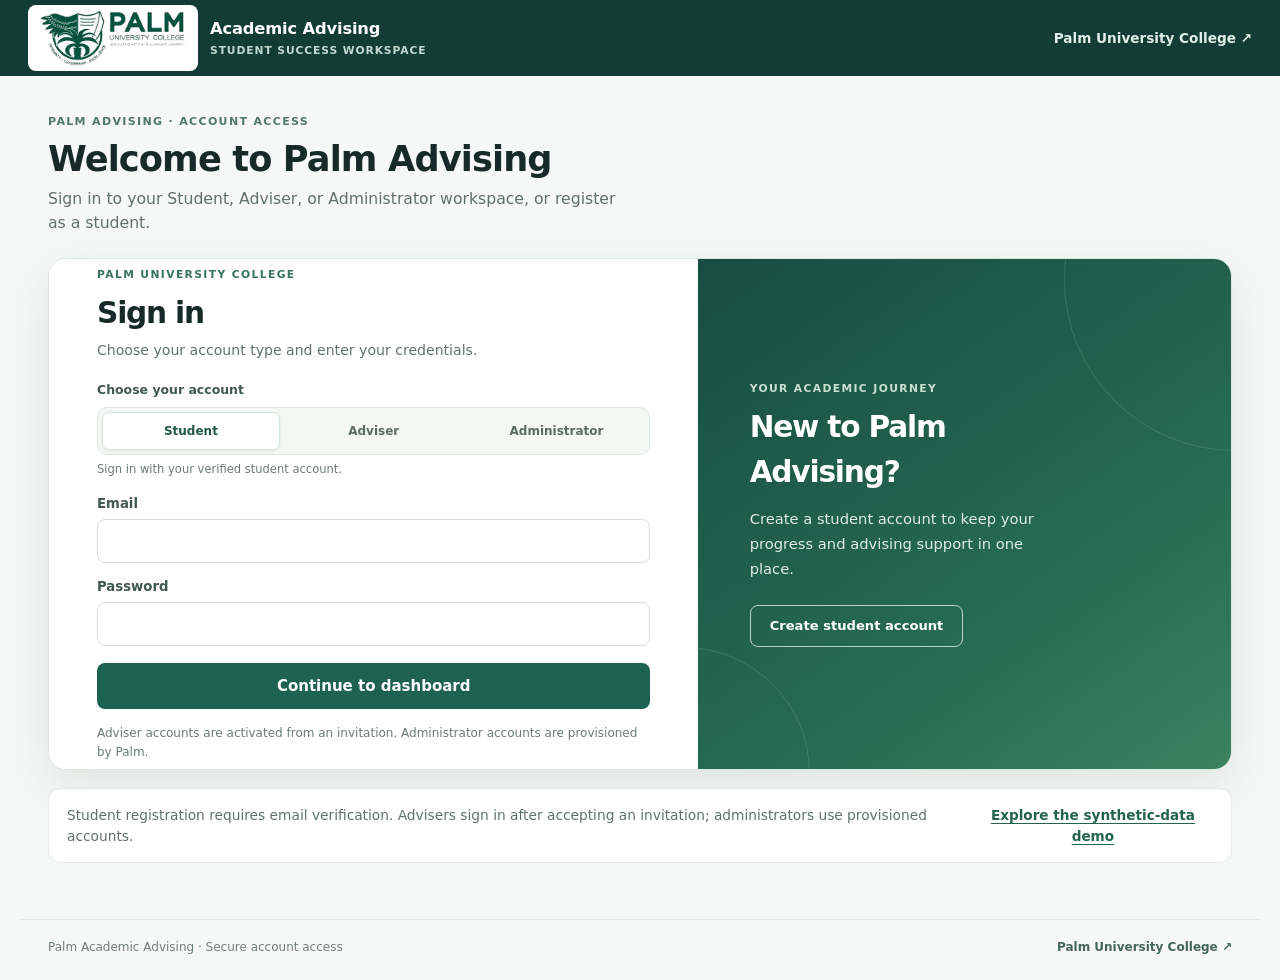
<file: files/index.html>
<!doctype html>
<html lang="en">
  <head>
    <meta charset="UTF-8">
    <meta name="viewport" content="width=device-width, initial-scale=1">
    <meta name="theme-color" content="#123c35">
    <meta
      name="description"
      content="Palm University College academic advising workspace for student progress, appointments, and follow-up."
    >
    <title>Academic Advising | Palm University College</title>
    <link rel="stylesheet" href="css/style.css">
  </head>
  <body>
    <a class="skip-link" href="#main-content">Skip to content</a>
    <header class="top">
      <div class="top-inner">
        <a class="brand" href="#dashboard" aria-label="Palm Academic Advising home">
          <img
            class="logo"
            src="assets/palm-university-college-logo.png"
            alt="Palm University College"
          >
          <span class="brand-copy">
            <strong>Academic Advising</strong>
            <small>STUDENT SUCCESS WORKSPACE</small>
          </span>
        </a>
        <div class="header-meta">
          <span class="environment-tag"><span aria-hidden="true"></span>Demo workspace · synthetic data</span>
          <button type="button" class="header-action" id="auth-toggle">Sign in</button>
          <span class="account-chip" id="account-chip" hidden></span>
          <button type="button" class="header-action" id="logout-button" hidden>Sign out</button>
          <a class="institution-link" href="https://palm.edu.gh/" target="_blank" rel="noopener noreferrer">
            Palm University College <span aria-hidden="true">↗</span>
          </a>
        </div>
      </div>
      <nav id="nav" aria-label="Main navigation">
        <button type="button" data-view="dashboard" data-roles="adviser" data-icon="grid" class="active" aria-current="page">Overview</button>
        <button type="button" data-view="progress" data-roles="student admin adviser" data-icon="chart">Student progress</button>
        <button type="button" data-view="register" data-roles="admin" data-icon="userplus">People &amp; advising</button>
        <button type="button" data-view="sessions" data-roles="student admin adviser" data-icon="calendar">Sessions</button>
        <button type="button" data-view="reports" data-roles="admin adviser" data-icon="report">Reports</button>
      </nav>
    </header>

    <div id="toast" role="status" aria-live="polite"></div>

    <main id="main-content">
      <section id="auth-view" class="view active" aria-labelledby="auth-title">
        <div class="page-heading">
          <div>
            <p class="eyebrow">PALM ADVISING · ACCOUNT ACCESS</p>
            <h1 id="auth-title">Welcome to Palm Advising</h1>
            <p class="page-intro">Sign in to your Student, Adviser, or Administrator workspace, or register as a student.</p>
          </div>
        </div>
        <div class="auth-card" id="auth-card">
          <div class="auth-form-stage">
            <form id="login-form" class="auth-form auth-login" aria-labelledby="login-title">
              <div class="auth-form-heading">
                <span class="auth-kicker">PALM UNIVERSITY COLLEGE</span>
                <h2 id="login-title" tabindex="-1">Sign in</h2>
                <p>Choose your account type and enter your credentials.</p>
              </div>
              <div class="login-role-section">
                <span class="login-role-label" id="login-role-label">Choose your account</span>
                <div class="login-role-options" role="group" aria-labelledby="login-role-label">
                  <button type="button" class="login-role-option selected" data-login-role="STUDENT" aria-pressed="true">Student</button>
                  <button type="button" class="login-role-option" data-login-role="ADVISER" aria-pressed="false">Adviser</button>
                  <button type="button" class="login-role-option" data-login-role="ADMIN" aria-pressed="false">Administrator</button>
                </div>
                <p class="login-role-hint" id="login-role-hint" aria-live="polite">Sign in with your verified student account.</p>
                <section class="local-admin-credentials" id="local-admin-credentials" aria-label="Local administrator credentials" hidden>
                  <span class="auth-kicker">LOCAL MACHINE ONLY</span>
                  <p class="local-admin-note">Development administrator credentials. Keep them private; the local backend must be running to sign in.</p>
                  <dl>
                    <dt>Email</dt>
                    <dd id="local-admin-email"></dd>
                    <dt>Password</dt>
                    <dd id="local-admin-password"></dd>
                  </dl>
                  <p class="local-admin-status" id="local-admin-status" role="status"></p>
                </section>
              </div>
              <label>Email <input name="email" type="email" required autocomplete="username"></label>
              <label>Password <input name="password" type="password" required autocomplete="current-password"></label>
              <button class="primary" type="submit">Continue to dashboard</button>
              <p class="auth-helper">Adviser accounts are activated from an invitation. Administrator accounts are provisioned by Palm.</p>
            </form>
            <form id="student-registration-form" class="auth-form auth-register" aria-labelledby="student-signup-title" inert aria-hidden="true">
              <div class="auth-form-heading">
                <span class="auth-kicker">STUDENT ACCOUNT</span>
                <h2 id="student-signup-title" tabindex="-1">Create your account</h2>
                <p>Register with your official university details.</p>
              </div>
              <div class="auth-fields">
                <label>Full name <input name="fullName" required maxlength="160" autocomplete="name"></label>
                <label>Student number <input name="studentNumber" required maxlength="64" autocomplete="off"></label>
                <label>Student email <input name="email" type="email" required maxlength="320" autocomplete="email"></label>
                <label>Programme <input name="programme" required maxlength="160"></label>
                <label>Level <input name="level" type="number" min="100" max="1000" step="100" required placeholder="e.g. 200"></label>
                <label>Password <input name="password" type="password" required minlength="12" autocomplete="new-password" aria-describedby="student-password-hint"></label>
              </div>
              <small id="student-password-hint" class="form-hint">Use at least 12 characters. Passwords must not exceed 72 UTF-8 bytes.</small>
              <button class="primary" type="submit">Create student account</button>
              <p class="auth-helper">You’ll need to verify your email before signing in.</p>
            </form>
          </div>
          <aside class="auth-promo" aria-live="polite">
            <div class="auth-promo-copy auth-promo-register">
              <span class="auth-kicker">YOUR ACADEMIC JOURNEY</span>
              <h2>New to Palm Advising?</h2>
              <p>Create a student account to keep your progress and advising support in one place.</p>
              <button type="button" class="auth-switch" id="switch-to-register" aria-controls="student-registration-form">Create student account</button>
            </div>
            <div class="auth-promo-copy auth-promo-login">
              <span class="auth-kicker">WELCOME BACK</span>
              <h2>Already have an account?</h2>
              <p>Sign in with your university email to pick up where you left off.</p>
              <button type="button" class="auth-switch" id="switch-to-login" aria-controls="login-form">Back to sign in</button>
            </div>
          </aside>
        </div>
        <div class="auth-footer">
          <p>Student registration requires email verification. Advisers sign in after accepting an invitation; administrators use provisioned accounts.</p>
          <button type="button" class="text-button" id="demo-toggle">Explore the synthetic-data demo</button>
        </div>
      </section>

      <section id="account-dashboard" class="view" aria-labelledby="account-title" hidden>
        <div class="page-heading">
          <div>
            <p class="eyebrow" id="account-role-label">ACCOUNT DASHBOARD</p>
            <h1 id="account-title">Welcome, <span id="account-name"></span></h1>
            <p class="page-intro" id="account-intro"></p>
          </div>
          <span class="term-pill" id="account-role-pill"></span>
        </div>
        <div class="grid">
          <section class="card c-teal" aria-labelledby="profile-title">
            <h2 id="profile-title">Your account</h2>
            <dl class="profile-details" id="profile-details"></dl>
          </section>
          <form id="invite-form" class="card c-violet" hidden>
            <h2>Invite an adviser</h2>
            <p class="form-hint">The adviser will receive a one-time link to set up their password.</p>
            <label>Full name <input name="fullName" required maxlength="160" autocomplete="name"></label>
            <label>Work email <input name="email" type="email" required maxlength="320" autocomplete="email"></label>
            <label>Department <input name="department" required maxlength="160"></label>
            <button class="primary" type="submit">Send adviser invitation</button>
          </form>
        </div>
        <p class="account-notice" id="account-notice"></p>
      </section>

      <div id="demo-workspace" hidden>
      <section class="workspace-switcher" aria-label="Choose a role workspace">
        <div class="workspace-heading">
          <div>
            <p class="eyebrow">ROLE WORKSPACES</p>
            <h2>Choose your workspace</h2>
          </div>
          <span class="demo-notice">Demo navigation only · sign-in and role permissions require a connected backend</span>
        </div>
        <div class="workspace-options">
          <button type="button" class="workspace-option" data-role="student" aria-pressed="false">
            <span class="workspace-icon student-icon" data-icon="cap" aria-hidden="true"></span>
            <span><strong>Student</strong><small>My progress and sessions</small></span>
            <span class="workspace-arrow" aria-hidden="true">→</span>
          </button>
          <button type="button" class="workspace-option" data-role="admin" aria-pressed="false">
            <span class="workspace-icon admin-icon" data-icon="settings" aria-hidden="true"></span>
            <span><strong>Administrator</strong><small>People, assignments, reports</small></span>
            <span class="workspace-arrow" aria-hidden="true">→</span>
          </button>
          <button type="button" class="workspace-option selected" data-role="adviser" aria-pressed="true">
            <span class="workspace-icon adviser-icon" data-icon="group" aria-hidden="true"></span>
            <span><strong>Adviser</strong><small>Advisees and follow-ups</small></span>
            <span class="workspace-arrow" aria-hidden="true">→</span>
          </button>
        </div>
      </section>

      <section id="dashboard" class="view active" aria-labelledby="dashboard-title">
        <div class="page-heading">
          <div>
            <p class="eyebrow">ACADEMIC ADVISING</p>
            <h1 id="dashboard-title">A clearer view of student progress</h1>
            <p class="page-intro">Find an advisee, review the next steps, and keep every conversation moving forward.</p>
          </div>
          <span class="term-pill"><span class="term-dot" aria-hidden="true"></span>2026/27 academic year</span>
        </div>

        <div class="dashboard-layout">
          <div class="dashboard-primary">
            <form id="dash-form" class="search-panel">
              <div class="search-copy">
                <span class="search-icon" data-icon="search" aria-hidden="true"></span>
                <div>
                  <h2>Find an advising dashboard</h2>
                  <p>Enter your advisor ID to load assigned students.</p>
                </div>
              </div>
              <div class="search-controls">
                <label class="sr-only" for="advisor-search">Advisor ID</label>
                <input id="advisor-search" name="id" required autocomplete="off" placeholder="e.g. A001">
                <button class="primary" type="submit">View advisees <span aria-hidden="true">→</span></button>
              </div>
            </form>
            <div id="dash-out" aria-live="polite">
              <div class="empty-state" data-icon="grid">
                <p>Enter an advisor ID to see assigned students, with those needing attention first.</p>
              </div>
            </div>
          </div>

          <aside class="dashboard-aside" aria-label="University information">
            <section class="info-card calendar-card" aria-labelledby="calendar-title">
              <div class="info-card-heading">
                <span class="info-icon" data-icon="calendar" aria-hidden="true"></span>
                <div>
                  <p class="eyebrow">UNDERGRADUATE</p>
                  <h2 id="calendar-title">Semester one</h2>
                </div>
              </div>
              <p class="calendar-year">September–December 2026</p>
              <div class="calendar-event">
                <span class="event-marker" aria-hidden="true"></span>
                <div><strong>Lectures continue</strong><small>26 October – 11 December</small></div>
              </div>
              <div class="calendar-event">
                <span class="event-marker exam" aria-hidden="true"></span>
                <div><strong>End-of-semester exams</strong><small>14 – 22 December</small></div>
              </div>
              <a class="text-link" href="https://palm.edu.gh/academic-calendars/" target="_blank" rel="noopener noreferrer">
                View Palm's academic calendar <span aria-hidden="true">↗</span>
              </a>
              <p class="source-note">Dates from the university's published 2026/27 undergraduate calendar.</p>
            </section>

            <section class="info-card values-card" aria-labelledby="values-title">
              <p class="eyebrow">THE PALM COMMUNITY</p>
              <h2 id="values-title">Guided by purpose</h2>
              <p>Integrity, ethical leadership, and excellence are at the heart of Palm's approach to education.</p>
              <a class="text-link" href="https://palm.edu.gh/about-us/" target="_blank" rel="noopener noreferrer">
                About Palm <span aria-hidden="true">↗</span>
              </a>
            </section>
          </aside>
        </div>
      </section>

      <section id="progress" class="view" aria-labelledby="progress-title">
        <div class="page-heading">
          <div>
            <p class="eyebrow">STUDENT SUCCESS</p>
            <h1 id="progress-title">Student progress</h1>
            <p class="page-intro">Bring academic results, credits, and follow-up actions into one view.</p>
          </div>
        </div>
        <form id="prog-form" class="search-panel compact-search">
          <div class="search-copy">
            <span class="search-icon" data-icon="chart" aria-hidden="true"></span>
            <div><h2>Look up a student</h2><p>Use a student ID to open their progress summary.</p></div>
          </div>
          <div class="search-controls">
            <label class="sr-only" for="prog-id">Student ID</label>
            <input name="id" id="prog-id" required autocomplete="off" placeholder="e.g. S001">
            <button class="primary" type="submit">View progress <span aria-hidden="true">→</span></button>
          </div>
        </form>
        <div id="prog-out" aria-live="polite">
          <div class="empty-state" data-icon="chart"><p>Enter a student ID to view grades, credits, and action items.</p></div>
        </div>
      </section>

      <section id="register" class="view" aria-labelledby="register-title">
        <div class="page-heading">
          <div>
            <p class="eyebrow">PEOPLE &amp; ADVISING</p>
            <h1 id="register-title">Student and advisor records</h1>
            <p class="page-intro">Create demo records and connect students with an advisor.</p>
          </div>
          <span class="environment-tag"><span aria-hidden="true"></span>Demo data only</span>
        </div>
        <div class="grid">
          <form id="student-form" class="card c-blue" data-roles="admin">
            <h2 data-icon="cap">Create student profile</h2>
            <label>Student ID <input name="id" required autocomplete="off"></label>
            <label>Full name <input name="name" required autocomplete="name"></label>
            <label>Email <input name="email" type="email" required autocomplete="email"></label>
            <label>Programme <input name="programme" required></label>
            <label>Level <input name="level" type="number" min="100" step="100" required placeholder="e.g. 200"></label>
            <button class="primary" type="submit">Create profile</button>
          </form>
          <form id="advisor-form" class="card c-teal" data-roles="admin">
            <h2 data-icon="user">Create advisor profile</h2>
            <label>Advisor ID <input name="id" required autocomplete="off"></label>
            <label>Full name <input name="name" required autocomplete="name"></label>
            <label>Email <input name="email" type="email" required autocomplete="email"></label>
            <label>Department <input name="department" required></label>
            <button class="primary" type="submit">Create profile</button>
          </form>
          <form id="assign-form" class="card c-violet" data-roles="admin">
            <h2 data-icon="link">Assign an advisor</h2>
            <label>Student ID <input name="studentId" required autocomplete="off"></label>
            <label>Advisor ID <input name="advisorId" required autocomplete="off"></label>
            <button class="primary" type="submit">Assign student</button>
            <p class="form-hint">Advisor capacity is limited to 15 advisees.</p>
          </form>
        </div>
      </section>

      <section id="sessions" class="view" aria-labelledby="sessions-title">
        <div class="page-heading">
          <div>
            <p class="eyebrow">ADVISING MEETINGS</p>
            <h1 id="sessions-title">Sessions</h1>
            <p class="page-intro">Schedule an advising conversation and keep its status up to date.</p>
          </div>
        </div>
        <div class="grid">
          <form id="book-form" class="card c-amber" data-roles="student admin adviser">
            <h2 data-icon="calendar">Book a session</h2>
            <label>Student ID <input name="studentId" required autocomplete="off"></label>
            <label>Advisor ID <input name="advisorId" required autocomplete="off"></label>
            <label>Date and time <input name="dateTime" type="datetime-local" required></label>
            <button class="primary" type="submit">Book session</button>
          </form>
          <form id="status-form" class="card c-coral" data-roles="admin adviser">
            <h2 data-icon="check">Update session status</h2>
            <label>Session ID <input name="id" required autocomplete="off"></label>
            <label>Status
              <select name="status">
                <option value="IN_PROGRESS">In progress</option>
                <option value="COMPLETED">Completed</option>
                <option value="CANCELLED">Cancelled</option>
                <option value="NO_SHOW">No-show</option>
              </select>
            </label>
            <button class="primary" type="submit">Save status</button>
          </form>
        </div>
      </section>

      <section id="reports" class="view" aria-labelledby="reports-title">
        <div class="page-heading">
          <div>
            <p class="eyebrow">ADVISOR INSIGHTS</p>
            <h1 id="reports-title">Reports</h1>
            <p class="page-intro">Review advisor workloads and students who may need follow-up.</p>
          </div>
        </div>
        <div id="report-out" aria-live="polite"></div>
      </section>
      </div>
    </main>

    <footer class="site-footer">
      <span id="footer-status">Palm Academic Advising <span aria-hidden="true">·</span> Secure account access</span>
      <a href="https://palm.edu.gh/" target="_blank" rel="noopener noreferrer">Palm University College <span aria-hidden="true">↗</span></a>
    </footer>

    <script src="js/api.js"></script>
    <script src="js/app.js"></script>
  </body>
</html>
</file>
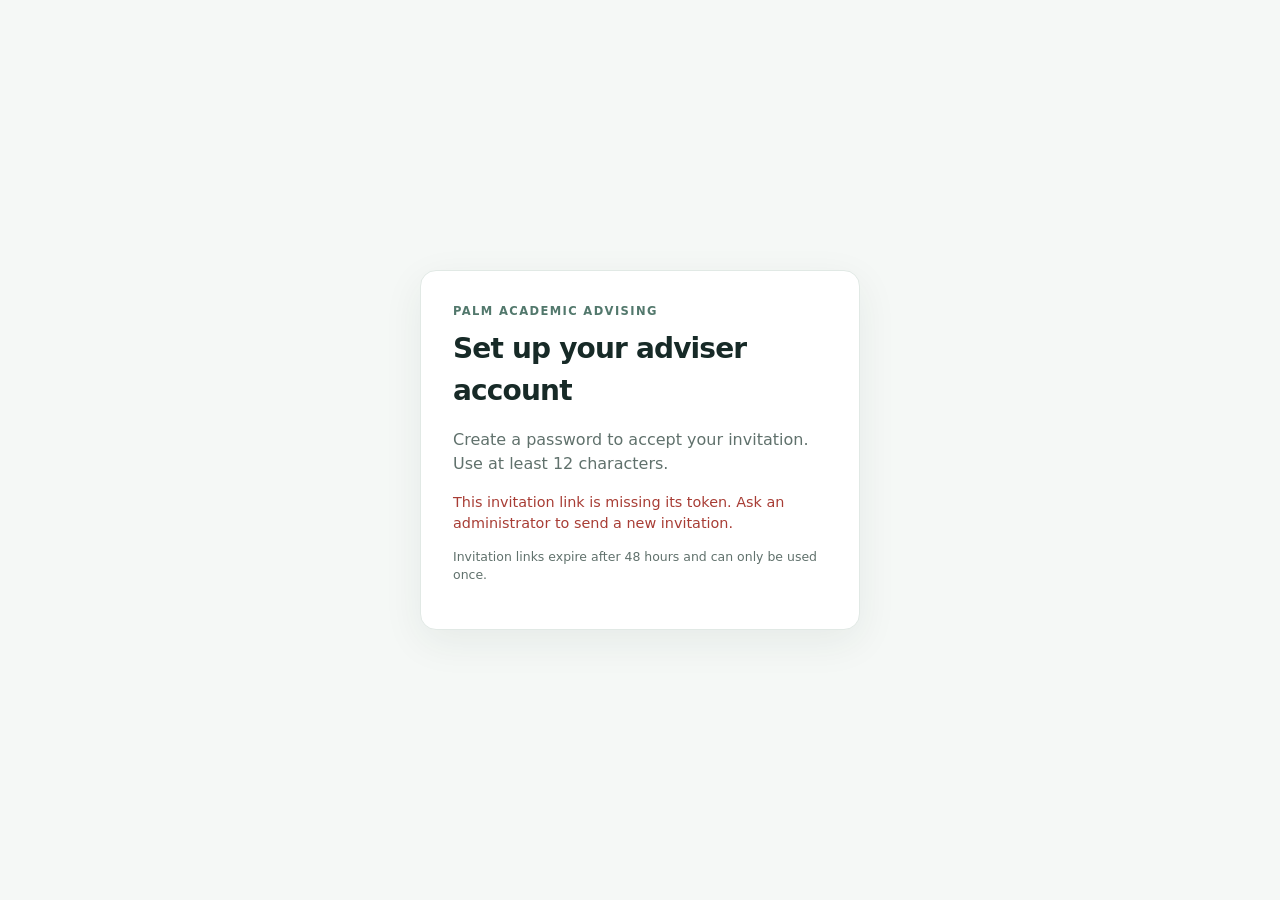
<file: backend/src/main/resources/static/accept-invitation.html>
<!doctype html>
<html lang="en">
  <head>
    <meta charset="UTF-8">
    <meta name="viewport" content="width=device-width, initial-scale=1">
    <meta name="theme-color" content="#123c35">
    <title>Accept Adviser Invitation | Palm Advising</title>
    <style>
      :root{font:16px/1.5 "Segoe UI",system-ui,sans-serif;color:#172a27;background:#f5f8f6}
      *{box-sizing:border-box}
      body{min-height:100vh;margin:0;display:grid;place-items:center;padding:24px}
      main{width:min(100%,440px);padding:32px;background:#fff;border:1px solid #e1e9e5;border-radius:16px;box-shadow:0 12px 40px #193c2e12}
      .eyebrow{margin:0 0 8px;color:#52786c;font-size:.72rem;font-weight:700;letter-spacing:.12em}
      h1{margin:0;font-size:1.75rem;letter-spacing:-.03em}
      p{color:#60716c}
      label{display:block;margin:20px 0 5px;font-size:.88rem;font-weight:650}
      input{width:100%;padding:11px 12px;border:1px solid #d5e0db;border-radius:8px;font:inherit}
      input:focus{outline:3px solid #c9ead9;border-color:#43826d}
      button{width:100%;margin-top:20px;padding:12px;border:0;border-radius:8px;background:#1e6352;color:#fff;font:inherit;font-weight:700;cursor:pointer}
      button:disabled{opacity:.65;cursor:wait}
      #message{min-height:24px;margin-bottom:0;font-size:.9rem}
      #message.error{color:#a83d35}
      #message.success{color:#20704f}
      .hint{font-size:.78rem}
    </style>
  </head>
  <body>
    <main>
      <p class="eyebrow">PALM ACADEMIC ADVISING</p>
      <h1>Set up your adviser account</h1>
      <p>Create a password to accept your invitation. Use at least 12 characters.</p>
      <form id="invitation-form">
        <label for="password">New password</label>
        <input id="password" name="password" type="password" minlength="12" maxlength="72"
               autocomplete="new-password" required>
        <label for="confirm-password">Confirm password</label>
        <input id="confirm-password" name="confirmPassword" type="password" minlength="12" maxlength="72"
               autocomplete="new-password" required>
        <button id="submit-button" type="submit">Activate adviser account</button>
      </form>
      <p id="message" role="status" aria-live="polite"></p>
      <p class="hint">Invitation links expire after 48 hours and can only be used once.</p>
    </main>
    <script>
      const form = document.querySelector("#invitation-form");
      const message = document.querySelector("#message");
      const submit = document.querySelector("#submit-button");
      const token = new URLSearchParams(location.search).get("token");

      if (!token) {
        form.hidden = true;
        message.textContent = "This invitation link is missing its token. Ask an administrator to send a new invitation.";
        message.className = "error";
      }

      form.addEventListener("submit", async (event) => {
        event.preventDefault();
        message.textContent = "";
        message.className = "";
        const password = form.elements.password.value;
        if (password !== form.elements.confirmPassword.value) {
          message.textContent = "The passwords do not match.";
          message.className = "error";
          return;
        }

        submit.disabled = true;
        try {
          const response = await fetch("/api/auth/accept-invitation", {
            method: "POST",
            headers: { "Content-Type": "application/json", "Accept": "application/json" },
            body: JSON.stringify({ token, password }),
          });
          const result = await response.json();
          if (!response.ok) throw new Error(result.message || "The invitation could not be accepted.");
          form.hidden = true;
          message.textContent = "Your adviser account is active. You can now sign in to Palm Advising.";
          message.className = "success";
        } catch (error) {
          message.textContent = error.message || "The invitation could not be accepted. Try again or ask for a new link.";
          message.className = "error";
          submit.disabled = false;
        }
      });
    </script>
  </body>
</html>
</file>
<file: files/css/style.css>
:root{--ink:#16213A;--muted:#5E6B85;--paper:#F2F5FF;--panel:#fff;--line:#DDE3F3;
--blue:#3558D6;--teal:#12A594;--violet:#7B4FD6;--amber:#E8A000;--coral:#E8575A;--green:#1F9D61;
--ok:#16794A;--okbg:#DDF5E8;--warn:#8A5A00;--warnbg:#FFEFC2;--bad:#B42318;--badbg:#FFE0DD}
*{box-sizing:border-box}
body{margin:0;background:var(--paper);color:var(--ink);font:16px/1.5 "Segoe UI",system-ui,sans-serif}
h1,h2,h3{font-family:Georgia,"Times New Roman",serif;margin:0}
h2{font-size:1.2rem}
h3{font-size:1.1rem;margin:28px 0 10px}
svg.i{width:1.2em;height:1.2em;fill:none;stroke:currentColor;stroke-width:2;stroke-linecap:round;stroke-linejoin:round;flex:none}

/* header */
.top{background:linear-gradient(110deg,#2A3FA8,#3558D6 60%,#12A594);color:#fff;padding:14px 24px 0}
.brand{display:flex;align-items:center;gap:12px;margin-bottom:10px}
.brand h1{font-size:1.35rem}
.logo{display:grid;place-items:center;width:40px;height:40px;border-radius:12px;background:rgba(255,255,255,.2);font-size:1.4rem}
nav{display:flex;flex-wrap:wrap;gap:4px}
nav button{display:flex;align-items:center;gap:8px;background:none;border:0;border-radius:10px 10px 0 0;color:#DCE4FF;padding:10px 16px;font:inherit;cursor:pointer}
nav button:hover{background:rgba(255,255,255,.12)}
nav button.active{background:var(--paper);color:var(--blue);font-weight:600}
button:focus-visible,input:focus-visible,select:focus-visible{outline:3px solid #8FA8FF;outline-offset:2px}

main{max-width:980px;margin:0 auto;padding:24px 16px 64px}
.view{display:none}.view.active{display:block}

/* hero banner */
.hero{--c1:#3558D6;--c2:#12A594;display:flex;align-items:center;justify-content:space-between;gap:16px;margin-bottom:22px;padding:22px 28px;border-radius:16px;color:#fff;background:linear-gradient(120deg,var(--c1),var(--c2))}
.hero.green{--c1:#1F9D61;--c2:#12A594}.hero.violet{--c1:#7B4FD6;--c2:#3558D6}
.hero.amber{--c1:#E8A000;--c2:#E8575A}.hero.coral{--c1:#E8575A;--c2:#7B4FD6}
.hero h2{font-size:1.6rem;margin-bottom:4px}
.hero p{margin:0;opacity:.95;max-width:42ch}
.art{width:130px;flex:none}.art svg{width:100%;height:auto;display:block}

/* forms and cards */
.grid{display:grid;grid-template-columns:repeat(auto-fit,minmax(270px,1fr));gap:18px}
.card{background:var(--panel);border:1px solid var(--line);border-top:5px solid var(--blue);border-radius:12px;padding:18px;box-shadow:0 2px 8px rgba(40,60,140,.06)}
.card h2{display:flex;align-items:center;gap:10px;margin-bottom:14px}
.card h2 svg{box-sizing:content-box;padding:7px;width:1.3em;height:1.3em;border-radius:10px;background:#E7ECFF;color:var(--blue)}
.c-teal{border-top-color:var(--teal)}.c-teal h2 svg{background:#D9F4F0;color:var(--teal)}
.c-violet{border-top-color:var(--violet)}.c-violet h2 svg{background:#EEE6FF;color:var(--violet)}
.c-amber{border-top-color:var(--amber)}.c-amber h2 svg{background:#FFF0C7;color:#B77A00}
.c-coral{border-top-color:var(--coral)}.c-coral h2 svg{background:#FFE3E3;color:var(--coral)}
label{display:block;font-size:.9rem;font-weight:600;color:var(--muted);margin-bottom:12px}
input,select{display:block;width:100%;margin-top:4px;padding:9px 11px;font:inherit;font-weight:400;color:var(--ink);border:1.5px solid #C5CDE6;border-radius:8px;background:#fff}
input:focus,select:focus{border-color:var(--blue)}
.row{display:flex;flex-wrap:wrap;gap:12px;align-items:flex-end;margin-bottom:22px}
.row label{margin:0;min-width:240px}
button.primary{background:var(--blue);color:#fff;border:0;border-radius:8px;padding:10px 18px;font:inherit;font-weight:600;cursor:pointer}
button.primary:hover{background:#2745B3}
.c-teal button.primary{background:#0E8D7E}.c-violet button.primary{background:var(--violet)}
.c-amber button.primary{background:#C98700}.c-coral button.primary{background:var(--coral)}
button.link{background:#E7ECFF;color:var(--blue);border:0;border-radius:99px;padding:4px 12px;font:inherit;font-size:.9rem;font-weight:600;cursor:pointer}
button.link:hover{background:#D3DCFF}

/* empty states */
.empty-state{display:flex;flex-direction:column;align-items:center;gap:6px;padding:36px 16px;text-align:center;color:var(--muted);background:var(--panel);border:2px dashed var(--line);border-radius:14px}
.empty-state svg{width:56px;height:56px;padding:14px;border-radius:50%;background:#E7ECFF;color:var(--blue);stroke-width:1.8;box-sizing:content-box}
.empty-state p{margin:0}
.empty{color:var(--muted)}

/* summary tiles */
.tiles{display:grid;grid-template-columns:repeat(auto-fit,minmax(170px,1fr));gap:14px;margin-bottom:20px}
.tile{display:flex;align-items:center;gap:14px;padding:16px;border-radius:14px;background:var(--panel);border:1px solid var(--line)}
.tile .chip{display:grid;place-items:center;width:46px;height:46px;border-radius:12px;font-size:1.4rem}
.tile strong{display:block;font:700 1.7rem/1.1 Georgia,serif}
.tile span.l{color:var(--muted);font-size:.9rem}
.t-blue .chip{background:#E7ECFF;color:var(--blue)}.t-green .chip{background:var(--okbg);color:var(--ok)}
.t-amber .chip{background:var(--warnbg);color:var(--warn)}.t-red .chip{background:var(--badbg);color:var(--bad)}
.t-teal .chip{background:#D9F4F0;color:var(--teal)}

/* tables */
.table-wrap{overflow-x:auto;background:var(--panel);border:1px solid var(--line);border-radius:12px}
table{width:100%;border-collapse:collapse}
th,td{text-align:left;padding:12px 16px;border-bottom:1px solid var(--line);white-space:nowrap;vertical-align:middle}
th{font-size:.85rem;color:var(--muted);background:#F7F9FF}
tr:last-child td{border-bottom:0}
tbody tr:hover td{background:#F7F9FF}
.who{display:flex;align-items:center;gap:12px}
.who small{display:block;color:var(--muted)}
.avatar{display:grid;place-items:center;width:38px;height:38px;border-radius:50%;color:#fff;font-weight:700;font-size:.9rem;flex:none}
.avatar.lg{width:56px;height:56px;font-size:1.2rem}

.badge{display:inline-flex;align-items:center;gap:6px;padding:3px 12px;border-radius:99px;font-size:.85rem;font-weight:600}
.badge::before{content:"";width:8px;height:8px;border-radius:50%;background:currentColor}
.ON_TRACK{background:var(--okbg);color:var(--ok)}
.AT_RISK{background:var(--warnbg);color:var(--warn)}
.PROBATION{background:var(--badbg);color:var(--bad)}

/* student progress */
.head{display:flex;flex-wrap:wrap;gap:14px;align-items:center;margin-bottom:16px}
.head h2{font-size:1.5rem}.head small{display:block;color:var(--muted)}
.alert{display:flex;gap:10px;align-items:center;padding:11px 14px;border-radius:10px;margin-bottom:8px;background:var(--warnbg);color:var(--warn);font-weight:600}
.stats{display:grid;grid-template-columns:repeat(auto-fit,minmax(220px,1fr));gap:16px}
.stat{display:flex;gap:14px;align-items:flex-start}
.stat .chip{display:grid;place-items:center;width:46px;height:46px;border-radius:12px;font-size:1.4rem;flex:none}
.stat strong{display:block;font:700 2rem/1.1 Georgia,serif}
.stat span.l{color:var(--muted);font-size:.9rem}
.stat div{flex:1}
.path{height:14px;background:#E3E8F7;border-radius:99px;overflow:hidden;margin:8px 0}
.path i{display:block;height:100%;border-radius:99px;background:linear-gradient(90deg,var(--blue),var(--teal))}
.cols{display:flex;align-items:flex-end;gap:16px;height:190px;padding-top:8px}
.col{flex:1;max-width:90px;display:flex;flex-direction:column;justify-content:flex-end;align-items:center;height:100%;font-size:.8rem;color:var(--muted);text-align:center}
.col b{color:var(--ink);font-size:.95rem}
.col i{display:block;width:100%;border-radius:8px 8px 0 0}
ul.plain{list-style:none;margin:0;padding:0}
ul.plain li{display:flex;gap:10px;align-items:flex-start;padding:10px 0;border-bottom:1px solid var(--line)}
ul.plain li:last-child{border-bottom:0}
ul.plain .dot{width:26px;height:26px;border-radius:50%;display:grid;place-items:center;flex:none;background:var(--warnbg);color:var(--warn)}
ul.plain .dot.ok{background:var(--okbg);color:var(--ok)}
ul.plain .dot.note{background:#E7ECFF;color:var(--blue)}
.done{color:var(--muted);text-decoration:line-through}
.overdue{color:var(--bad);font-weight:700}

#toast{position:fixed;right:16px;bottom:16px;max-width:340px;padding:12px 18px;border-radius:10px;background:var(--green);color:#fff;font-weight:600;
opacity:0;transform:translateY(8px);transition:opacity .2s,transform .2s;pointer-events:none}
#toast.show{opacity:1;transform:none}#toast.error{background:var(--bad)}
@media (prefers-reduced-motion:reduce){#toast{transition:none}}
@media (max-width:640px){.top{padding:12px 12px 0}.art{display:none}.hero{padding:18px}.row label{min-width:100%}}

:root{--ink:#172a27;--muted:#60716c;--paper:#f5f8f6;--panel:#fff;--line:#e1e9e5;
--blue:#245c51;--teal:#237d69;--violet:#596b9b;--amber:#a56512;--coral:#b14e48;--green:#237d69;
--ok:#20704f;--okbg:#e3f3e9;--warn:#94600d;--warnbg:#fff1d2;--bad:#a83d35;--badbg:#ffebe8}
body{background:var(--paper);color:var(--ink);font-size:15px}
h1,h2,h3{font-family:"Segoe UI",system-ui,sans-serif;letter-spacing:-.025em}
h2{font-size:1.05rem}
h3{font-size:1rem}
a{color:inherit}
.skip-link{position:absolute;z-index:20;top:-60px;left:16px;padding:10px 14px;border-radius:8px;background:#fff;color:var(--ink);box-shadow:0 4px 16px #132a2433}
.skip-link:focus{top:12px}
.top{position:relative;background:#123c35;padding:0 28px;color:#fff}
.top-inner{max-width:1240px;min-height:76px;margin:0 auto;display:flex;align-items:center;justify-content:space-between;gap:20px}
.brand{display:flex;align-items:center;gap:12px;margin:0;color:#fff;text-decoration:none}
.logo{display:block;flex:none;width:170px;height:66px;padding:4px;border-radius:8px;background:#fff;object-fit:contain}
.brand-copy{display:grid;gap:2px}
.brand-copy strong{font-size:1.02rem;letter-spacing:-.01em}
.brand-copy small{color:#c1d9d0;font-size:.67rem;font-weight:650;letter-spacing:.085em}
.header-meta{display:flex;align-items:center;gap:22px}
.environment-tag{display:inline-flex;align-items:center;gap:8px;color:#465a54;font-size:.8rem;font-weight:600}
.environment-tag>span{width:8px;height:8px;border-radius:50%;background:#dfa73c;box-shadow:0 0 0 3px #dfa73c25}
.top .environment-tag{color:#d7e6df}
.institution-link{color:#e2eee8;text-decoration:none;font-size:.85rem;font-weight:600}
.institution-link:hover,.site-footer a:hover{text-decoration:underline}
.top nav{max-width:1240px;margin:0 auto;gap:6px}
.top nav button{position:relative;color:#c2d7d0;padding:13px 15px;border-radius:9px 9px 0 0;font-size:.88rem;font-weight:550}
.top nav button:hover{background:#ffffff12;color:#fff}
.top nav button.active{background:var(--paper);color:#174c40;font-weight:700}
.top nav button .i{width:17px;height:17px}
button:focus-visible,input:focus-visible,select:focus-visible,a:focus-visible{outline:3px solid #d59b3c;outline-offset:3px}
main{max-width:1240px;min-height:calc(100vh - 190px);padding:34px 28px 56px}
.page-heading{display:flex;align-items:center;justify-content:space-between;gap:18px;margin:4px 0 24px}
.page-heading h1{font-size:clamp(1.7rem,3vw,2.2rem);line-height:1.18}
.page-intro{max-width:58ch;margin:8px 0 0;color:var(--muted);font-size:.98rem}
.eyebrow{margin:0 0 7px;color:#52786c;font-size:.69rem;font-weight:750;letter-spacing:.12em}
.term-pill{display:inline-flex;align-items:center;gap:8px;flex:none;padding:9px 13px;border:1px solid #dbe8df;border-radius:99px;background:#fff;color:#3e5e52;font-size:.78rem;font-weight:650}
.term-dot{width:8px;height:8px;border-radius:50%;background:#318464}
.dashboard-layout{display:grid;grid-template-columns:minmax(0,1fr) 310px;align-items:start;gap:22px}
.dashboard-primary{min-width:0}
.search-panel{display:flex;align-items:center;justify-content:space-between;gap:18px;margin-bottom:20px;padding:20px;background:#fff;border:1px solid var(--line);border-radius:14px;box-shadow:0 4px 18px #193c2e0a}
.search-copy{display:flex;align-items:center;gap:13px}
.search-icon,.info-icon{display:grid;place-items:center;flex:none;width:42px;height:42px;border-radius:12px;background:#e8f3ed;color:#28644f}
.search-icon .i,.info-icon .i{width:21px;height:21px}
.search-copy h2{margin:0;font-size:.99rem}
.search-copy p{margin:4px 0 0;color:var(--muted);font-size:.82rem}
.search-controls{display:flex;align-items:center;gap:9px;width:min(410px,50%)}
.search-controls input{min-width:0;margin:0;padding:10px 12px;border-color:#d6e1dc;background:#fbfdfb}
.search-controls .primary{white-space:nowrap;padding:10px 14px;background:#1e6352}
.search-controls .primary:hover{background:#174d40}
.compact-search{margin-bottom:20px}
.dashboard-aside{display:grid;gap:14px}
.info-card{padding:19px;border:1px solid var(--line);border-radius:14px;background:#fff;box-shadow:0 4px 18px #193c2e0a}
.info-card h2{margin:0;font-size:1.05rem}
.info-card-heading{display:flex;align-items:center;gap:12px}
.info-card-heading .eyebrow{margin:0 0 3px}
.calendar-year{margin:15px 0 5px;color:var(--muted);font-size:.77rem;font-weight:650}
.calendar-event{display:flex;align-items:flex-start;gap:11px;padding:12px 0;border-bottom:1px solid #edf1ee}
.event-marker{width:9px;height:9px;margin:5px 0 0 3px;border-radius:3px;background:#4d9272;box-shadow:0 0 0 4px #e6f2eb;flex:none}
.event-marker.exam{background:#c38730;box-shadow:0 0 0 4px #fff3dc}
.calendar-event strong,.calendar-event small{display:block}
.calendar-event strong{font-size:.84rem}
.calendar-event small{margin-top:3px;color:var(--muted);font-size:.76rem}
.text-link{display:inline-flex;align-items:center;gap:6px;margin-top:13px;color:#23634f;font-size:.8rem;font-weight:700;text-decoration:none}
.text-link:hover{text-decoration:underline}
.source-note{margin:10px 0 0;color:#7a8983;font-size:.69rem;line-height:1.45}
.values-card{padding:18px}
.values-card .eyebrow{margin-bottom:6px}
.values-card>p:not(.eyebrow){margin:8px 0 0;color:var(--muted);font-size:.83rem;line-height:1.6}
.empty-state{min-height:210px;justify-content:center;padding:30px;background:#fff;border:1px dashed #cbd9d1;border-radius:14px}
.empty-state svg{background:#e8f3ed;color:#28644f}
.card,.tile,.table-wrap{border-color:var(--line);box-shadow:0 3px 14px #193c2e0a}
.card{border-top-width:3px;border-radius:12px}
.card h2{font-size:1rem}
.grid{gap:16px}
.grid .primary{background:#1e6352}
.c-teal button.primary{background:#237d69}.c-violet button.primary{background:#596b9b}
.c-amber button.primary{background:#a56512}.c-coral button.primary{background:#b14e48}
label{color:#485e56;font-size:.84rem}
input,select{border-color:#d5e0db;border-radius:8px}
input:focus,select:focus{border-color:#43826d}
.form-hint{margin:13px 0 0;color:var(--muted);font-size:.78rem}
.table-wrap{border-radius:12px}
th{color:#52675f;background:#f4f8f5}
tbody tr:hover td{background:#f5f9f6}
.path i{background:linear-gradient(90deg,#2c775c,#57a67e)}
#toast{z-index:10;max-width:min(420px,calc(100vw - 32px));box-shadow:0 8px 24px #172a2726}
.site-footer{display:flex;justify-content:space-between;gap:16px;max-width:1240px;margin:0 auto;padding:18px 28px 24px;border-top:1px solid var(--line);color:#708078;font-size:.75rem}
.site-footer a{color:#436658;text-decoration:none;font-weight:650}
.sr-only{position:absolute;width:1px;height:1px;padding:0;margin:-1px;overflow:hidden;clip:rect(0,0,0,0);white-space:nowrap;border:0}
@media (max-width:900px){.dashboard-layout{grid-template-columns:minmax(0,1fr) 275px;gap:16px}.search-panel{align-items:flex-start;flex-direction:column}.search-controls{width:100%}}
@media (max-width:700px){.top{padding:0 16px}.top-inner{min-height:68px}.logo{width:150px;height:58px}.header-meta{gap:10px}.header-meta .environment-tag{font-size:0}.header-meta .environment-tag>span{width:9px;height:9px}.institution-link{font-size:.75rem}.top nav{margin:0 -4px;overflow-x:auto;flex-wrap:nowrap}.top nav button{flex:none;padding:12px 11px;font-size:.8rem}.top nav button .i{display:none}main{padding:26px 16px 40px}.page-heading{align-items:flex-start;flex-direction:column}.dashboard-layout{grid-template-columns:1fr}.dashboard-aside{grid-template-columns:repeat(auto-fit,minmax(230px,1fr))}.search-panel{padding:16px}.site-footer{padding:16px;flex-direction:column;gap:6px}}
@media (max-width:420px){.logo{width:120px;height:48px}.brand-copy strong{font-size:.9rem}.brand-copy small{font-size:.58rem}.institution-link{max-width:88px}.search-controls{align-items:stretch;flex-direction:column}.search-controls .primary{width:100%}.term-pill{font-size:.73rem}}
.top nav button[hidden],[data-roles][hidden]{display:none!important}
.workspace-switcher{margin:0 0 28px;padding:17px 18px 18px;border:1px solid var(--line);border-radius:14px;background:#fff;box-shadow:0 3px 14px #193c2e0a}
.workspace-heading{display:flex;align-items:center;justify-content:space-between;gap:12px;margin-bottom:12px}
.workspace-heading .eyebrow{margin-bottom:3px}
.workspace-heading h2{font-size:.98rem}
.demo-notice{color:#7a8983;font-size:.7rem;text-align:right}
.workspace-options{display:grid;grid-template-columns:repeat(3,minmax(0,1fr));gap:10px}
.workspace-option{display:flex;align-items:center;gap:11px;min-width:0;padding:12px;border:1px solid #e1e9e5;border-radius:11px;background:#fff;color:var(--ink);font:inherit;text-align:left;cursor:pointer;transition:border-color .15s,background .15s,box-shadow .15s}
.workspace-option:hover{border-color:#9cbaaa;background:#f8fbf8}
.workspace-option.selected{border-color:#36765f;background:#f0f7f2;box-shadow:inset 0 0 0 1px #36765f}
.workspace-option>span:nth-child(2){display:grid;gap:3px;min-width:0}
.workspace-option strong{font-size:.82rem}
.workspace-option small{overflow:hidden;color:var(--muted);font-size:.69rem;text-overflow:ellipsis;white-space:nowrap}
.workspace-icon{display:grid;place-items:center;flex:none;width:36px;height:36px;border-radius:10px;background:#e8f3ed;color:#28644f}
.workspace-icon .i{width:19px;height:19px}
.admin-icon{background:#edf0f8;color:#596b9b}
.adviser-icon{background:#e8f3ed;color:#237d69}
.workspace-arrow{margin-left:auto;color:#55766a;font-size:1.05rem}
@media (max-width:700px){.workspace-switcher{padding:14px}.workspace-heading{align-items:flex-start;flex-direction:column}.demo-notice{text-align:left}.workspace-options{grid-template-columns:1fr}.workspace-option{padding:10px}.workspace-option small{white-space:normal}}

[hidden]{display:none!important}
.header-action{padding:8px 13px;border:1px solid #ffffff55;border-radius:8px;background:#ffffff12;color:#fff;font:inherit;font-size:.82rem;font-weight:650;cursor:pointer}
.header-action:hover{background:#ffffff24}
.account-chip{max-width:220px;overflow:hidden;color:#e2eee8;font-size:.82rem;font-weight:650;text-overflow:ellipsis;white-space:nowrap}
.auth-grid{display:grid;grid-template-columns:repeat(auto-fit,minmax(min(100%,340px),1fr));align-items:start;gap:18px}
.auth-grid .card h2,.account-dashboard .card h2{margin-bottom:14px}
.auth-grid .form-hint,.account-dashboard .form-hint{margin:0 0 12px}
.auth-grid button.primary,.account-dashboard button.primary{width:100%;margin-top:5px}
.auth-footer{display:flex;align-items:center;justify-content:space-between;gap:16px;margin-top:18px;padding:16px 18px;border:1px solid var(--line);border-radius:12px;background:#fff}
.auth-footer p{margin:0;color:var(--muted);font-size:.86rem}
.text-button{padding:0;border:0;background:none;color:#23634f;font:inherit;font-size:.85rem;font-weight:700;text-decoration:underline;text-underline-offset:3px;cursor:pointer}
.profile-details{display:grid;grid-template-columns:minmax(110px,.45fr) 1fr;gap:0 14px;margin:0}
.profile-details dt,.profile-details dd{margin:0;padding:11px 0;border-bottom:1px solid var(--line);overflow-wrap:anywhere}
.profile-details dt{color:var(--muted);font-size:.83rem;font-weight:650}
.profile-details dd{font-size:.9rem}
.account-notice{margin:18px 0 0;padding:14px 16px;border:1px solid #dbe8df;border-radius:10px;background:#fff;color:var(--muted);font-size:.88rem}
@media (max-width:760px){.header-meta{gap:10px;flex-wrap:wrap;justify-content:flex-end}.header-meta .institution-link{display:none}.auth-footer{align-items:flex-start;flex-direction:column}}

.auth-card{display:grid;grid-template-columns:minmax(0,1fr) minmax(0,.82fr);overflow:hidden;min-height:510px;border:1px solid #dce7e1;border-radius:18px;background:#fff;box-shadow:0 18px 48px #163a2c18}
.auth-form-stage{position:relative;min-width:0;min-height:510px}
.auth-form{position:absolute;inset:0;display:flex;flex-direction:column;justify-content:center;padding:clamp(24px,4vw,48px);background:#fff;opacity:1;transition:opacity .28s ease,transform .45s cubic-bezier(.2,.7,.2,1);visibility:visible}
.auth-form h2,.auth-promo h2{margin:0;font-size:clamp(1.45rem,2.4vw,1.85rem);letter-spacing:-.04em}
.auth-form-heading{margin-bottom:20px}
.auth-form-heading>p{margin:5px 0 0;color:var(--muted);font-size:.88rem}
.auth-kicker{display:block;margin-bottom:8px;color:#36745d;font-size:.67rem;font-weight:800;letter-spacing:.13em}
.login-role-section{margin:0 0 17px}
.login-role-label{display:block;margin-bottom:7px;color:#40584e;font-size:.78rem;font-weight:700}
.login-role-options{display:grid;grid-template-columns:repeat(3,minmax(0,1fr));gap:5px;padding:4px;border:1px solid #dce7e1;border-radius:10px;background:#f4f8f5}
.login-role-option{min-width:0;padding:9px 5px;border:1px solid transparent;border-radius:7px;background:transparent;color:#5a6c64;font:inherit;font-size:.75rem;font-weight:650;cursor:pointer}
.login-role-option:hover{background:#e8f1eb;color:#205943}
.login-role-option.selected{border-color:#d6e5db;background:#fff;color:#205943;box-shadow:0 1px 3px #183b2c14}
.login-role-option:focus-visible{outline:3px solid #d59b3c;outline-offset:2px}
.login-role-hint{min-height:1.35em;margin:6px 0 0;color:#6b7b73;font-size:.72rem;line-height:1.4}
.local-admin-credentials{margin-top:12px;padding:12px 14px;border:1px solid #dfcf9e;border-radius:9px;background:#fff9e8}
.local-admin-credentials .auth-kicker{margin-bottom:5px;color:#805d18;font-size:.61rem}
.local-admin-note,.local-admin-status{margin:0;color:#705f38;font-size:.69rem;line-height:1.45}
.local-admin-credentials dl{display:grid;grid-template-columns:76px minmax(0,1fr);gap:4px 8px;margin:9px 0;color:#443919;font-size:.76rem}
.local-admin-credentials dt{font-weight:700}
.local-admin-credentials dd{min-width:0;margin:0;overflow-wrap:anywhere;font-family:Consolas,"Courier New",monospace}
.local-admin-status{margin-top:7px}
.auth-form label{margin-bottom:14px;color:#40584e;font-size:.83rem}
.auth-form input{margin-top:5px;border-color:#d5e0db;border-radius:8px;padding:11px 12px}
.auth-form input:focus{border-color:#36745d}
.auth-form button.primary{width:100%;margin-top:3px;padding:12px 16px;border-radius:8px;background:#1e6352}
.auth-form button.primary:hover{background:#174d40}
.auth-helper{margin:15px 0 0;color:#6b7b73;font-size:.75rem;line-height:1.55}
.auth-fields{display:grid;grid-template-columns:repeat(2,minmax(0,1fr));gap:0 14px}
.auth-register{justify-content:flex-start;padding-top:30px;padding-bottom:24px;transform:translateX(-22px);opacity:0;visibility:hidden}
.auth-register .auth-form-heading{margin-bottom:14px}
.auth-register label{margin-bottom:10px}
.auth-register .form-hint{margin:0 0 12px;color:#6b7b73;font-size:.72rem;line-height:1.45}
.auth-card.registration-active .auth-login{transform:translateX(22px);opacity:0;visibility:hidden}
.auth-card.registration-active .auth-register{transform:translateX(0);opacity:1;visibility:visible}
.auth-promo{position:relative;display:grid;place-items:center;overflow:hidden;padding:38px;background:linear-gradient(145deg,#174d40,#286e55 70%,#3b8260);color:#fff;transition:background .35s ease}
.auth-promo::before,.auth-promo::after{position:absolute;content:"";border:1px solid #ffffff20;border-radius:50%;pointer-events:none}
.auth-promo::before{width:340px;height:340px;right:-175px;top:-150px}
.auth-promo::after{width:250px;height:250px;left:-140px;bottom:-130px}
.auth-promo-copy{position:absolute;z-index:1;inset:0;display:flex;flex-direction:column;align-items:flex-start;justify-content:center;padding:clamp(28px,4vw,52px);opacity:1;transform:translateX(0);transition:opacity .25s ease,transform .4s ease;visibility:visible}
.auth-promo .auth-kicker{color:#c8dfd1}
.auth-promo h2{max-width:13ch;color:#fff}
.auth-promo p{max-width:31ch;margin:12px 0 24px;color:#e0eee6;font-size:.92rem;line-height:1.7}
.auth-switch{min-height:42px;padding:10px 19px;border:1px solid #ffffffb3;border-radius:8px;background:transparent;color:#fff;font:inherit;font-size:.82rem;font-weight:700;cursor:pointer;transition:background .2s ease,color .2s ease}
.auth-switch:hover{background:#fff;color:#205943}
.auth-switch:focus-visible{outline:3px solid #f1c96a;outline-offset:3px}
.auth-promo-login{opacity:0;transform:translateX(18px);visibility:hidden}
.auth-card.registration-active .auth-promo{background:linear-gradient(145deg,#205943,#327a5d 70%,#438b68)}
.auth-card.registration-active .auth-promo-register{opacity:0;transform:translateX(-18px);visibility:hidden}
.auth-card.registration-active .auth-promo-login{opacity:1;transform:translateX(0);visibility:visible}
.auth-footer{border-color:#e0e9e3;background:#fff}
@media(max-width:760px){
  .auth-card{grid-template-columns:minmax(0,1fr);min-height:0}
  .auth-form-stage{min-height:490px}
  .auth-form{padding:30px clamp(22px,7vw,42px)}
  .auth-register{padding-top:28px;padding-bottom:24px}
  .auth-fields{gap:0 12px}
  .auth-promo{min-height:210px;padding:0}
  .auth-promo-copy{padding:26px clamp(24px,7vw,42px)}
  .auth-promo h2{max-width:none;font-size:1.4rem}
  .auth-promo p{margin:8px 0 16px;font-size:.84rem;line-height:1.5}
}
@media(max-width:480px){
  .auth-form-stage{min-height:520px}
  .auth-card.registration-active .auth-form-stage{min-height:730px}
  .auth-fields{grid-template-columns:minmax(0,1fr);gap:0}
  .auth-register{padding-top:24px}
  .auth-register .auth-form-heading{margin-bottom:10px}
  .login-role-options{gap:2px}
  .login-role-option{padding:9px 2px;font-size:.7rem}
}
@media(prefers-reduced-motion:reduce){
  .auth-form,.auth-promo,.auth-promo-copy,.auth-switch{transition:none}
}
</file>
